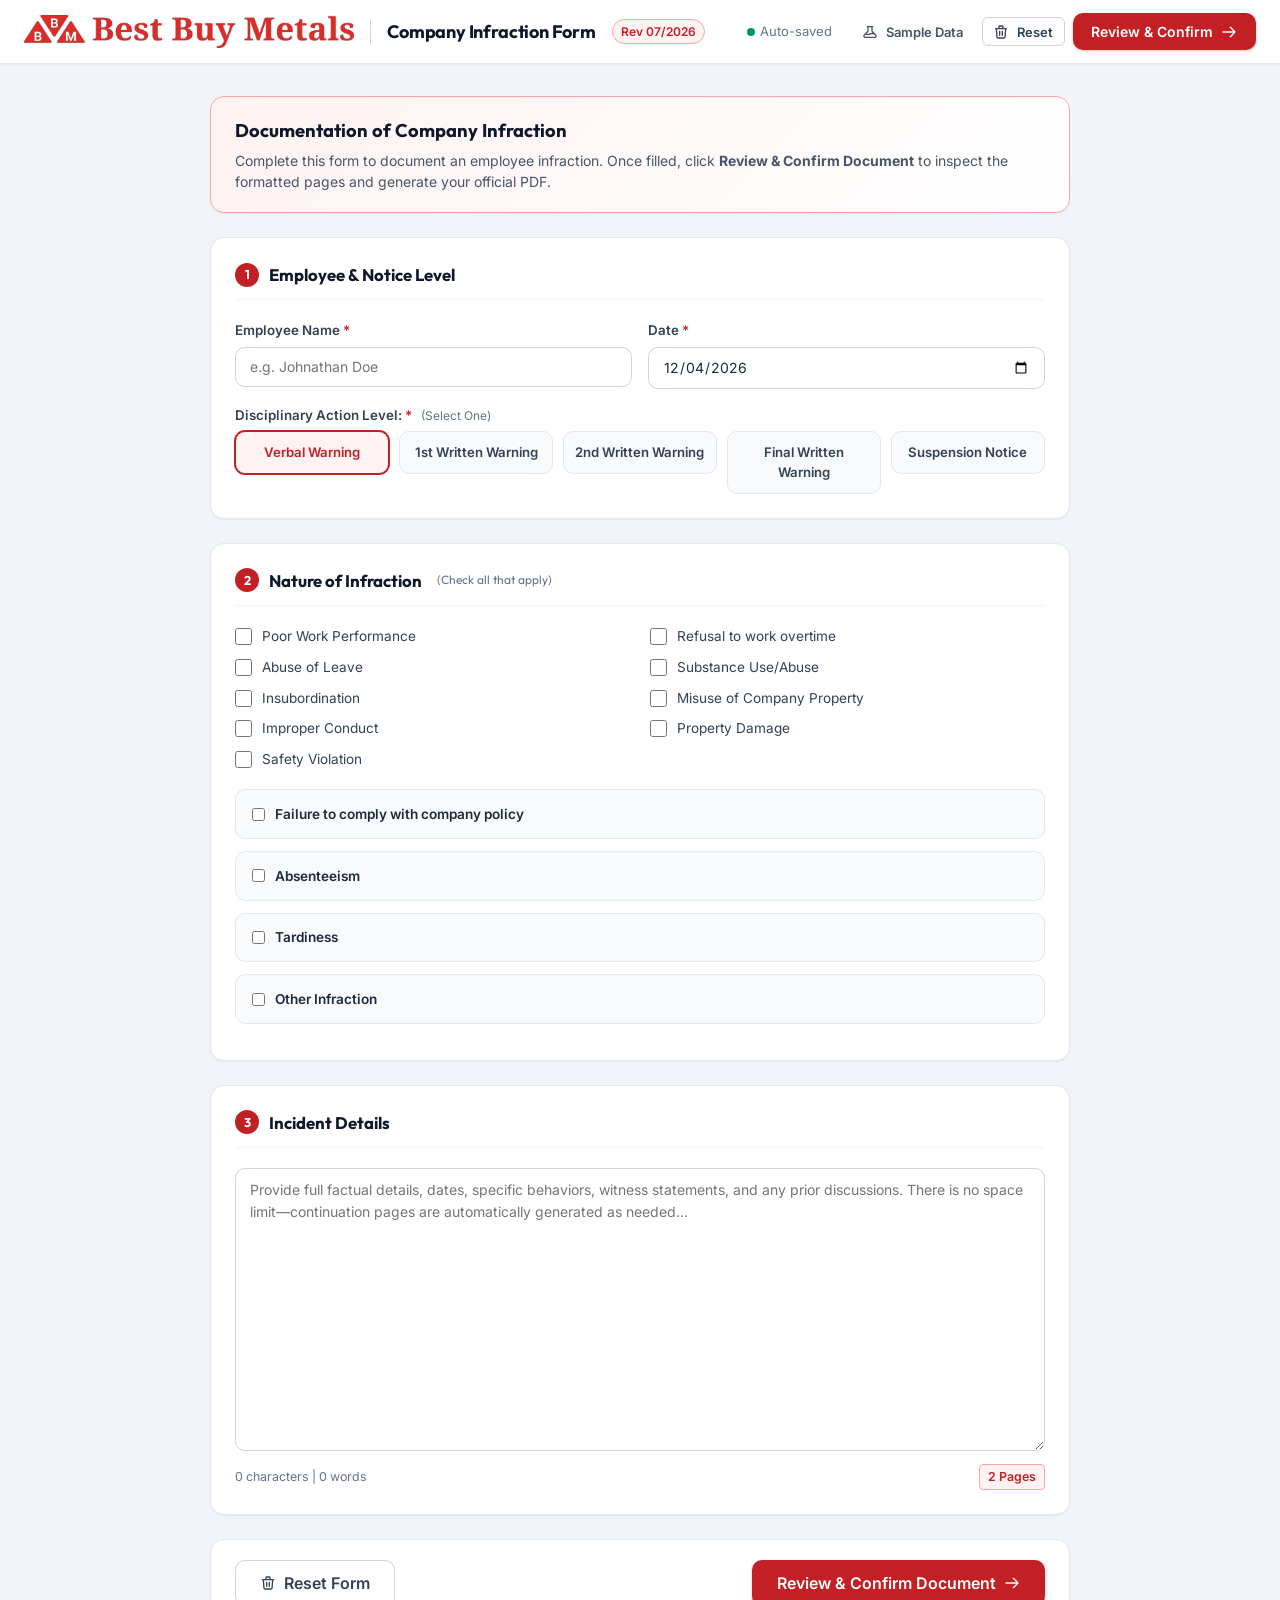
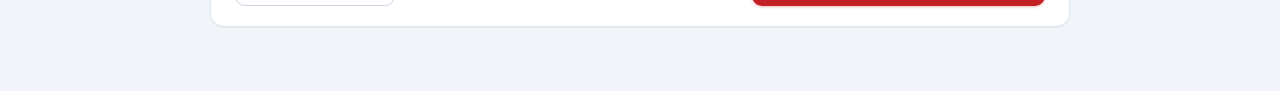
<file: index.html>
<!DOCTYPE html>
<html lang="en">
<head>
  <meta charset="UTF-8">
  <meta name="viewport" content="width=device-width, initial-scale=1.0">
  <title>Documentation of Company Infraction | Best Buy Metals</title>
  <meta name="description" content="Official Best Buy Metals Company Infraction Documentation Form with dynamic multi-page details and PDF generation.">
  <link rel="stylesheet" href="style.css">
  <link rel="icon" type="image/x-icon" href="favicon.ico">
  <link rel="icon" type="image/png" sizes="128x128" href="assets/favicon.png">
  <link rel="apple-touch-icon" href="assets/favicon.png">
</head>
<body>

  <!-- Top Application Header -->
  <header class="app-header">
    <div class="brand-section">
      <img src="assets/logo.png" alt="Best Buy Metals" class="header-logo" id="appLogo">
      <div class="header-divider"></div>
      <div class="header-title-wrap">
        <h1 id="headerTitle">Company Infraction Form</h1>
      </div>
      <span class="header-badge">Rev 07/2026</span>
    </div>

    <!-- Header Actions (Contextual based on screen) -->
    <div class="header-actions">
      <div class="save-indicator" id="saveIndicator" title="Changes auto-saved locally">
        <span class="dot"></span> <span>Auto-saved</span>
      </div>

      <!-- Actions on Form Screen -->
      <div id="formHeaderActions" style="display: flex; align-items: center; gap: 0.5rem;">
        <button type="button" class="btn btn-ghost btn-sm" id="btnSampleData" title="Load sample incident">
          <svg xmlns="http://www.w3.org/2000/svg" fill="none" viewBox="0 0 24 24" stroke="currentColor">
            <path stroke-linecap="round" stroke-linejoin="round" stroke-width="2" d="M19.428 15.428a2 2 0 00-1.022-.547l-2.387-.477a6 6 0 00-3.86.517l-.318.158a6 6 0 01-3.86.517L6.05 15.21a2 2 0 00-1.806.547M8 4h8l-1 1v5.172a2 2 0 00.586 1.414l5 5c1.26 1.26.367 3.414-1.415 3.414H4.828c-1.782 0-2.674-2.154-1.414-3.414l5-5A2 2 0 009 10.172V5L8 4z" />
          </svg>
          Sample Data
        </button>
        <button type="button" class="btn btn-secondary btn-sm" id="btnClearForm" title="Clear all fields">
          <svg xmlns="http://www.w3.org/2000/svg" fill="none" viewBox="0 0 24 24" stroke="currentColor">
            <path stroke-linecap="round" stroke-linejoin="round" stroke-width="2" d="M19 7l-.867 12.142A2 2 0 0116.138 21H7.862a2 2 0 01-1.995-1.858L5 7m5 4v6m4-6v6m1-10V4a1 1 0 00-1-1h-4a1 1 0 00-1 1v3M4 7h16" />
          </svg>
          Reset
        </button>
        <button type="button" class="btn btn-primary" id="btnGoToConfirmHeader">
          Review & Confirm
          <svg xmlns="http://www.w3.org/2000/svg" width="16" height="16" fill="none" viewBox="0 0 24 24" stroke="currentColor">
            <path stroke-linecap="round" stroke-linejoin="round" stroke-width="2" d="M14 5l7 7m0 0l-7 7m7-7H3" />
          </svg>
        </button>
      </div>

      <!-- Actions on Confirmation Screen -->
      <div id="confirmHeaderActions" style="display: none; align-items: center; gap: 0.5rem;">
        <button type="button" class="btn btn-secondary" id="btnBackToEditHeader">
          <svg xmlns="http://www.w3.org/2000/svg" width="16" height="16" fill="none" viewBox="0 0 24 24" stroke="currentColor">
            <path stroke-linecap="round" stroke-linejoin="round" stroke-width="2" d="M11 19l-7-7 7-7m8 14l-7-7 7-7" />
          </svg>
          Back to Edit
        </button>
        <button type="button" class="btn btn-secondary" id="btnPrintHeader" title="Print or Save as PDF via browser">
          <svg xmlns="http://www.w3.org/2000/svg" fill="none" viewBox="0 0 24 24" stroke="currentColor">
            <path stroke-linecap="round" stroke-linejoin="round" stroke-width="2" d="M17 17h2a2 2 0 002-2v-4a2 2 0 00-2-2H5a2 2 0 00-2 2v4a2 2 0 002 2h2m2 4h6a2 2 0 002-2v-4a2 2 0 00-2-2H9a2 2 0 00-2 2v4a2 2 0 002 2zm8-12V5a2 2 0 00-2-2H9a2 2 0 00-2 2v4h10z" />
          </svg>
          Print
        </button>
        <button type="button" class="btn btn-primary" id="btnDownloadPdfHeader" title="Download official PDF document">
          <svg xmlns="http://www.w3.org/2000/svg" fill="none" viewBox="0 0 24 24" stroke="currentColor">
            <path stroke-linecap="round" stroke-linejoin="round" stroke-width="2" d="M4 16v1a3 3 0 003 3h10a3 3 0 003-3v-1m-4-4l-4 4m0 0l-4-4m4 4V4" />
          </svg>
          Download PDF
        </button>
      </div>
    </div>
  </header>

  <!-- ====================================================================
       SCREEN 1: Form Entry Screen
       ==================================================================== -->
  <div id="screenForm" class="screen-view form-screen">
    <div class="form-screen-inner">

      <div class="panel-intro">
        <h2>
          <span>Documentation of Company Infraction</span>
        </h2>
        <p>Complete this form to document an employee infraction. Once filled, click <strong>Review & Confirm Document</strong> to inspect the formatted pages and generate your official PDF.</p>
      </div>

      <!-- STEP 1: Basic Information & Disciplinary Level -->
      <section class="form-section">
        <div class="section-header">
          <h3 class="section-title"><span class="step-num">1</span> Employee & Notice Level</h3>
        </div>

        <div class="form-row">
          <div class="form-group">
            <label class="form-label" for="inputEmployeeName">Employee Name <span class="required">*</span></label>
            <input type="text" id="inputEmployeeName" class="form-input" placeholder="e.g. Johnathan Doe" required>
          </div>
          <div class="form-group">
            <label class="form-label" for="inputNoticeDate">Date <span class="required">*</span></label>
            <input type="date" id="inputNoticeDate" class="form-input" required>
          </div>
        </div>

        <div class="form-group">
          <label class="form-label">Disciplinary Action Level: <span class="required">*</span> <span class="form-label-hint">(Select One)</span></label>
          <div class="select-pills-grid">
            <label class="pill-option">
              <input type="radio" name="disciplinaryLevel" value="Verbal Warning" checked>
              <span class="pill-label">Verbal Warning</span>
            </label>
            <label class="pill-option">
              <input type="radio" name="disciplinaryLevel" value="First Written Warning">
              <span class="pill-label">1st Written Warning</span>
            </label>
            <label class="pill-option">
              <input type="radio" name="disciplinaryLevel" value="Second Written Warning">
              <span class="pill-label">2nd Written Warning</span>
            </label>
            <label class="pill-option">
              <input type="radio" name="disciplinaryLevel" value="Final Written Warning">
              <span class="pill-label">Final Written Warning</span>
            </label>
            <label class="pill-option">
              <input type="radio" name="disciplinaryLevel" value="Suspension without pay notice" id="radioSuspension">
              <span class="pill-label">Suspension Notice</span>
            </label>
          </div>

          <!-- Conditional Suspension Information -->
          <div class="conditional-suspension-box" id="suspensionFields">
            <div class="conditional-title">
              <svg xmlns="http://www.w3.org/2000/svg" width="16" height="16" fill="currentColor" viewBox="0 0 24 24">
                <path d="M12 2C6.48 2 2 6.48 2 12s4.48 10 10 10 10-4.48 10-10S17.52 2 12 2zm1 15h-2v-2h2v2zm0-4h-2V7h2v6z"/>
              </svg>
              Suspension Details Required:
            </div>
            <div class="form-row">
              <div class="form-group">
                <label class="form-label" for="inputSuspensionDates">Employee Suspension Dates</label>
                <input type="text" id="inputSuspensionDates" class="form-input" placeholder="e.g. Sept 2 - Sept 5, 2026">
              </div>
              <div class="form-group">
                <label class="form-label" for="inputReturnDate">Employee Expected to Return to Work Date</label>
                <input type="text" id="inputReturnDate" class="form-input" placeholder="e.g. Sept 8, 2026">
              </div>
            </div>
          </div>
        </div>
      </section>

      <!-- STEP 2: Nature of Infraction -->
      <section class="form-section">
        <div class="section-header">
          <h3 class="section-title"><span class="step-num">2</span> Nature of Infraction <span class="form-label-hint">(Check all that apply)</span></h3>
        </div>

        <div class="checkbox-grid">
          <label class="checkbox-item">
            <input type="checkbox" id="chkPoorPerformance" data-target="poor-perf">
            <span>Poor Work Performance</span>
          </label>
          <label class="checkbox-item">
            <input type="checkbox" id="chkRefusalOvertime" data-target="refusal-ot">
            <span>Refusal to work overtime</span>
          </label>
          <label class="checkbox-item">
            <input type="checkbox" id="chkAbuseLeave" data-target="abuse-leave">
            <span>Abuse of Leave</span>
          </label>
          <label class="checkbox-item">
            <input type="checkbox" id="chkSubstanceAbuse" data-target="substance-abuse">
            <span>Substance Use/Abuse</span>
          </label>
          <label class="checkbox-item">
            <input type="checkbox" id="chkInsubordination" data-target="insubordination">
            <span>Insubordination</span>
          </label>
          <label class="checkbox-item">
            <input type="checkbox" id="chkMisuseProperty" data-target="misuse-property">
            <span>Misuse of Company Property</span>
          </label>
          <label class="checkbox-item">
            <input type="checkbox" id="chkImproperConduct" data-target="improper-conduct">
            <span>Improper Conduct</span>
          </label>
          <label class="checkbox-item">
            <input type="checkbox" id="chkPropertyDamage" data-target="property-damage">
            <span>Property Damage</span>
          </label>
          <label class="checkbox-item">
            <input type="checkbox" id="chkSafetyViolation" data-target="safety-violation">
            <span>Safety Violation</span>
          </label>
        </div>

        <!-- Infractions requiring specific details/dates -->
        <div class="detail-item-card" id="cardPolicy">
          <label class="detail-item-header">
            <input type="checkbox" id="chkPolicy" data-target="policy">
            <span>Failure to comply with company policy</span>
          </label>
          <div class="detail-item-subinput">
            <input type="text" id="inputPolicyName" class="form-input" placeholder="Name of Policy (e.g. Safety PPE Standards §4.2)">
          </div>
        </div>

        <div class="detail-item-card" id="cardAbsenteeism">
          <label class="detail-item-header">
            <input type="checkbox" id="chkAbsenteeism" data-target="absenteeism">
            <span>Absenteeism</span>
          </label>
          <div class="detail-item-subinput">
            <input type="text" id="inputAbsenteeismDates" class="form-input" placeholder="List all applicable dates of absenteeism (e.g. 08/12/2026, 08/19/2026)">
          </div>
        </div>

        <div class="detail-item-card" id="cardTardiness">
          <label class="detail-item-header">
            <input type="checkbox" id="chkTardiness" data-target="tardiness">
            <span>Tardiness</span>
          </label>
          <div class="detail-item-subinput">
            <input type="text" id="inputTardinessTimes" class="form-input" placeholder="List all applicable dates & tardiness times (e.g. 08/14 at 8:45 AM [+45m])">
          </div>
        </div>

        <div class="detail-item-card" id="cardOther">
          <label class="detail-item-header">
            <input type="checkbox" id="chkOther" data-target="other">
            <span>Other Infraction</span>
          </label>
          <div class="detail-item-subinput">
            <input type="text" id="inputOtherDesc" class="form-input" placeholder="Describe the infraction category">
          </div>
        </div>
      </section>

      <!-- STEP 3: Incident Details (Infinite Multi-page Expansion) -->
      <section class="form-section">
        <div class="section-header">
          <h3 class="section-title"><span class="step-num">3</span> Incident Details</h3>
        </div>

        <div class="form-group">
          <textarea id="inputDetails" class="form-textarea" rows="12" placeholder="Provide full factual details, dates, specific behaviors, witness statements, and any prior discussions. There is no space limit—continuation pages are automatically generated as needed..."></textarea>
          <div class="textarea-footer">
            <span><span id="charCount">0</span> characters | <span id="wordCount">0</span> words</span>
            <span class="page-impact-badge" id="pageImpactBadge">2 Pages</span>
          </div>
        </div>
      </section>

      <!-- Bottom Submission / Review Bar -->
      <div class="form-submit-bar">
        <button type="button" class="btn btn-secondary btn-lg" id="btnClearFormBottom">
          <svg xmlns="http://www.w3.org/2000/svg" width="18" height="18" fill="none" viewBox="0 0 24 24" stroke="currentColor">
            <path stroke-linecap="round" stroke-linejoin="round" stroke-width="2" d="M19 7l-.867 12.142A2 2 0 0116.138 21H7.862a2 2 0 01-1.995-1.858L5 7m5 4v6m4-6v6m1-10V4a1 1 0 00-1-1h-4a1 1 0 00-1 1v3M4 7h16" />
          </svg>
          Reset Form
        </button>
        <button type="button" class="btn btn-primary btn-lg" id="btnReviewForm">
          Review & Confirm Document
          <svg xmlns="http://www.w3.org/2000/svg" width="20" height="20" fill="none" viewBox="0 0 24 24" stroke="currentColor">
            <path stroke-linecap="round" stroke-linejoin="round" stroke-width="2" d="M14 5l7 7m0 0l-7 7m7-7H3" />
          </svg>
        </button>
      </div>

    </div>
  </div>

  <!-- ====================================================================
       SCREEN 2: Confirmation & Document Preview Screen
       ==================================================================== -->
  <div id="screenConfirmation" class="screen-view confirmation-screen hidden">

    <!-- Top Confirmation Status Card -->
    <div class="confirmation-header-card">
      <div class="confirmation-summary-info">
        <h2>
          <svg xmlns="http://www.w3.org/2000/svg" width="24" height="24" fill="#059669" viewBox="0 0 24 24">
            <path d="M12 2C6.48 2 2 6.48 2 12s4.48 10 10 10 10-4.48 10-10S17.52 2 12 2zm-2 15l-5-5 1.41-1.41L10 14.17l7.59-7.59L19 8l-9 9z"/>
          </svg>
          Document Ready for Review & Confirmation
        </h2>
        <p>Inspect the pages below. Verify signatures, dates, and details, then download or print.</p>
        <div class="confirmation-meta-chips">
          <span class="meta-chip" id="confirmEmpName">Employee: —</span>
          <span class="meta-chip chip-highlight" id="confirmNoticeLevel">Level: Verbal Warning</span>
          <span class="meta-chip" id="confirmDate">Date: —</span>
          <span class="meta-chip chip-highlight" id="confirmPageCount">2 Pages Generated</span>
          <span class="meta-chip" id="confirmWordIntegrity" style="color: #059669; background: #ecfdf5; border-color: #a7f3d0;">✓ 100% Content Included</span>
        </div>
      </div>

      <div class="confirmation-actions">
        <button type="button" class="btn btn-secondary" id="btnBackToEdit">
          <svg xmlns="http://www.w3.org/2000/svg" width="16" height="16" fill="none" viewBox="0 0 24 24" stroke="currentColor">
            <path stroke-linecap="round" stroke-linejoin="round" stroke-width="2" d="M11 19l-7-7 7-7m8 14l-7-7 7-7" />
          </svg>
          Back to Edit
        </button>
        <button type="button" class="btn btn-secondary" id="btnPrintConfirm">
          <svg xmlns="http://www.w3.org/2000/svg" width="16" height="16" fill="none" viewBox="0 0 24 24" stroke="currentColor">
            <path stroke-linecap="round" stroke-linejoin="round" stroke-width="2" d="M17 17h2a2 2 0 002-2v-4a2 2 0 00-2-2H5a2 2 0 00-2 2v4a2 2 0 002 2h2m2 4h6a2 2 0 002-2v-4a2 2 0 00-2-2H9a2 2 0 00-2 2v4a2 2 0 002 2zm8-12V5a2 2 0 00-2-2H9a2 2 0 00-2 2v4h10z" />
          </svg>
          Print
        </button>
        <button type="button" class="btn btn-primary" id="btnDownloadPdfConfirm">
          <svg xmlns="http://www.w3.org/2000/svg" width="16" height="16" fill="none" viewBox="0 0 24 24" stroke="currentColor">
            <path stroke-linecap="round" stroke-linejoin="round" stroke-width="2" d="M4 16v1a3 3 0 003 3h10a3 3 0 003-3v-1m-4-4l-4 4m0 0l-4-4m4 4V4" />
          </svg>
          Download PDF
        </button>
      </div>
    </div>

    <!-- Zoom & Density Toolbar -->
    <div class="preview-toolbar">
      <span>
        <svg xmlns="http://www.w3.org/2000/svg" width="16" height="16" fill="none" viewBox="0 0 24 24" stroke="currentColor">
          <path stroke-linecap="round" stroke-linejoin="round" stroke-width="2" d="M15 12a3 3 0 11-6 0 3 3 0 016 0z" />
          <path stroke-linecap="round" stroke-linejoin="round" stroke-width="2" d="M2.458 12C3.732 7.943 7.523 5 12 5c4.478 0 8.268 2.943 9.542 7-1.274 4.057-5.064 7-9.542 7-4.477 0-8.268-2.943-9.542-7z" />
        </svg>
        Document: <strong id="totalPagesBadge">2 Pages</strong>
      </span>
      <div class="zoom-controls">
        <button type="button" class="zoom-btn" id="btnZoomOut" title="Zoom Out">−</button>
        <span class="zoom-level" id="zoomLevel">80%</span>
        <button type="button" class="zoom-btn" id="btnZoomIn" title="Zoom In">+</button>
        <button type="button" class="zoom-btn" id="btnZoomFit" title="Reset Zoom" style="width: auto; padding: 0 8px; font-size: 0.75rem;">Reset</button>
      </div>
      <div class="density-selector" id="densitySelector" title="Adjust text density">
        <span class="density-label">Density:</span>
        <button type="button" class="density-btn" data-size="10pt" data-line="1.38">Compact (10pt)</button>
        <button type="button" class="density-btn" data-size="11pt" data-line="1.45">Medium (11pt)</button>
        <button type="button" class="density-btn active" data-size="12pt" data-line="1.55">Standard (12pt)</button>
      </div>
    </div>

    <!-- Real Document Pages Render Container -->
    <div class="preview-stage" id="documentRenderContainer">
      <!-- Dynamic pages rendered here -->
    </div>

    <!-- Floating Bottom Action Dock -->
    <div class="confirmation-bottom-bar" id="confirmationBottomBar">
      <button type="button" class="btn btn-secondary btn-sm" id="btnBackToEditBottom">
        <svg xmlns="http://www.w3.org/2000/svg" width="16" height="16" fill="none" viewBox="0 0 24 24" stroke="currentColor">
          <path stroke-linecap="round" stroke-linejoin="round" stroke-width="2" d="M11 19l-7-7 7-7m8 14l-7-7 7-7" />
        </svg>
        Back to Edit
      </button>
      <div class="confirmation-bottom-info">
        <span class="dot"></span>
        <span id="bottomBarDocStatus">Document Ready</span>
      </div>
      <div class="confirmation-bottom-actions">
        <button type="button" class="btn btn-secondary btn-sm" id="btnPrintBottom" title="Print document">
          <svg xmlns="http://www.w3.org/2000/svg" width="15" height="15" fill="none" viewBox="0 0 24 24" stroke="currentColor">
            <path stroke-linecap="round" stroke-linejoin="round" stroke-width="2" d="M17 17h2a2 2 0 002-2v-4a2 2 0 00-2-2H5a2 2 0 00-2 2v4a2 2 0 002 2h2m2 4h6a2 2 0 002-2v-4a2 2 0 00-2-2H9a2 2 0 00-2 2v4a2 2 0 002 2zm8-12V5a2 2 0 00-2-2H9a2 2 0 00-2 2v4h10z" />
          </svg>
          Print
        </button>
        <button type="button" class="btn btn-primary btn-sm" id="btnDownloadPdfBottom">
          <svg xmlns="http://www.w3.org/2000/svg" width="16" height="16" fill="none" viewBox="0 0 24 24" stroke="currentColor">
            <path stroke-linecap="round" stroke-linejoin="round" stroke-width="2" d="M4 16v1a3 3 0 003 3h10a3 3 0 003-3v-1m-4-4l-4 4m0 0l-4-4m4 4V4" />
          </svg>
          Download PDF
        </button>
      </div>
    </div>

  </div>

  <!-- Vendors & Logic -->
  <script src="vendor/html2pdf.bundle.min.js"></script>
  <script src="app.js"></script>
</body>
</html>
</file>
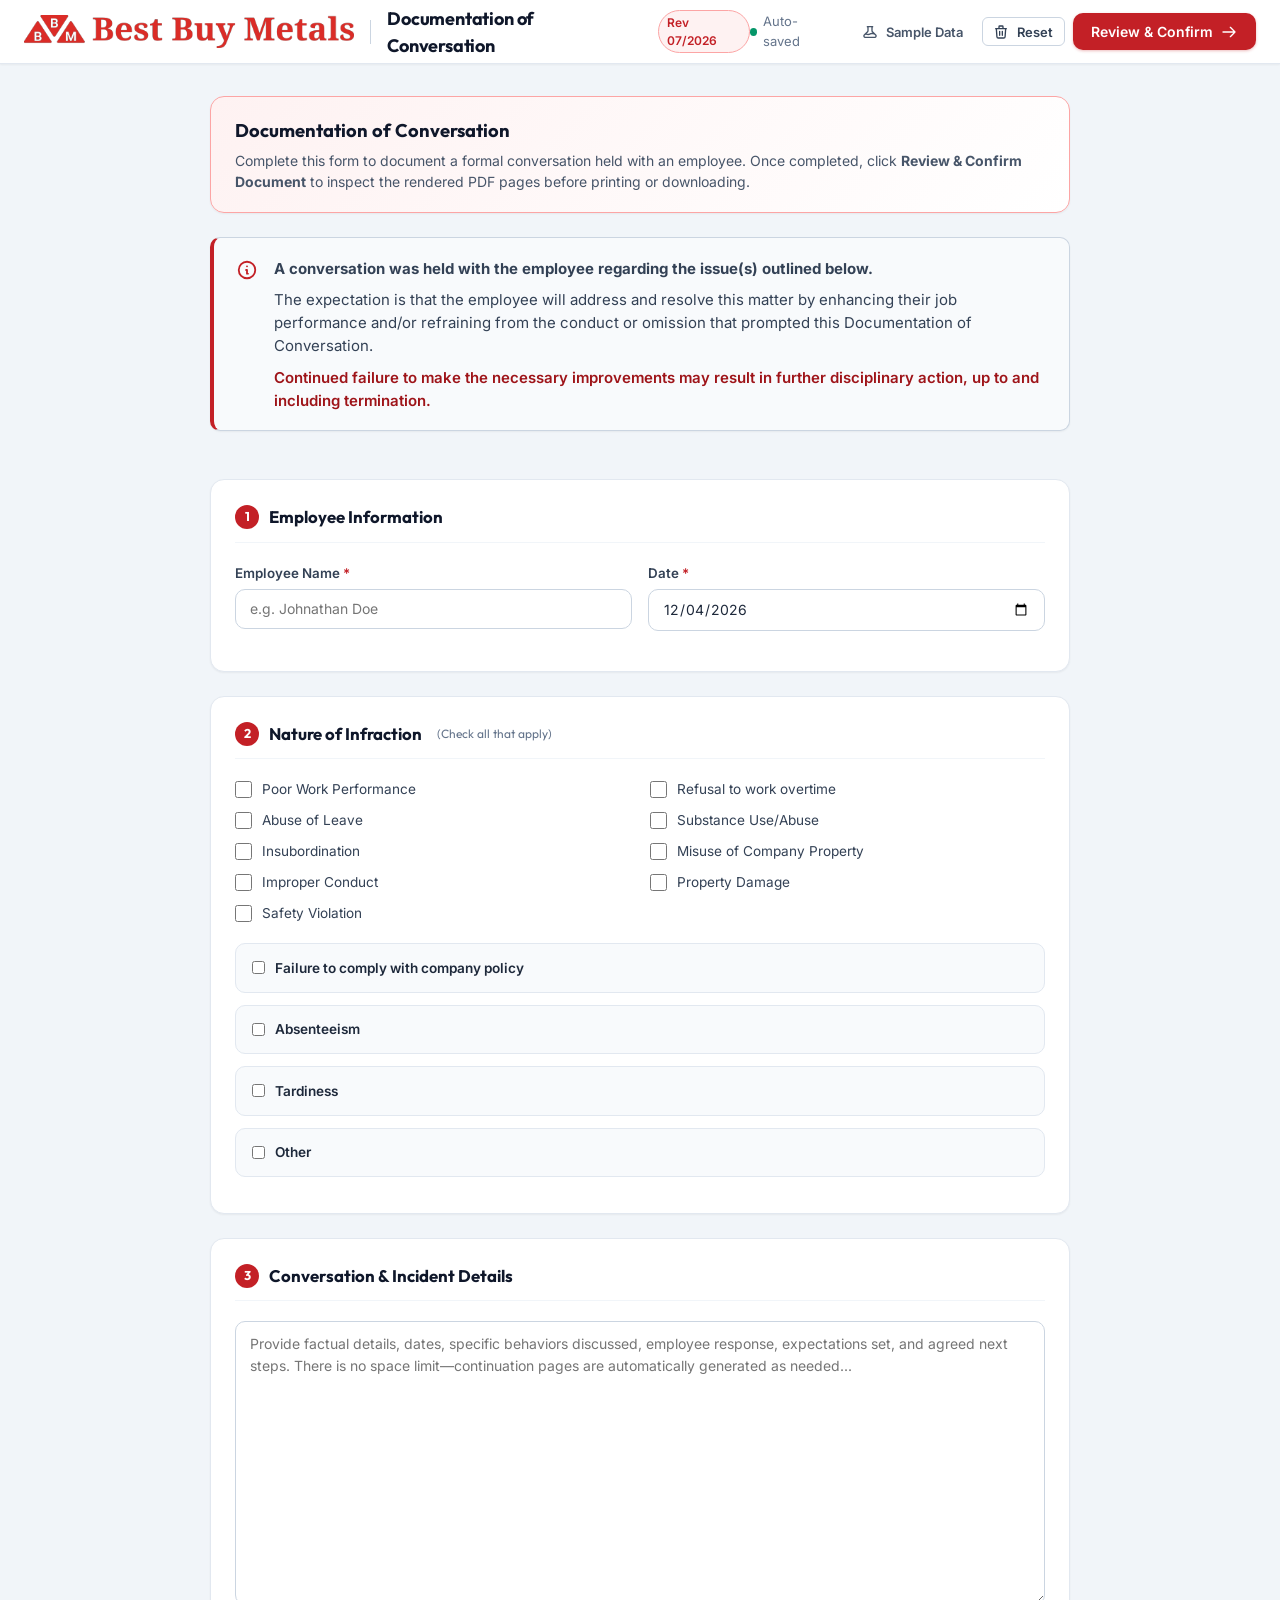
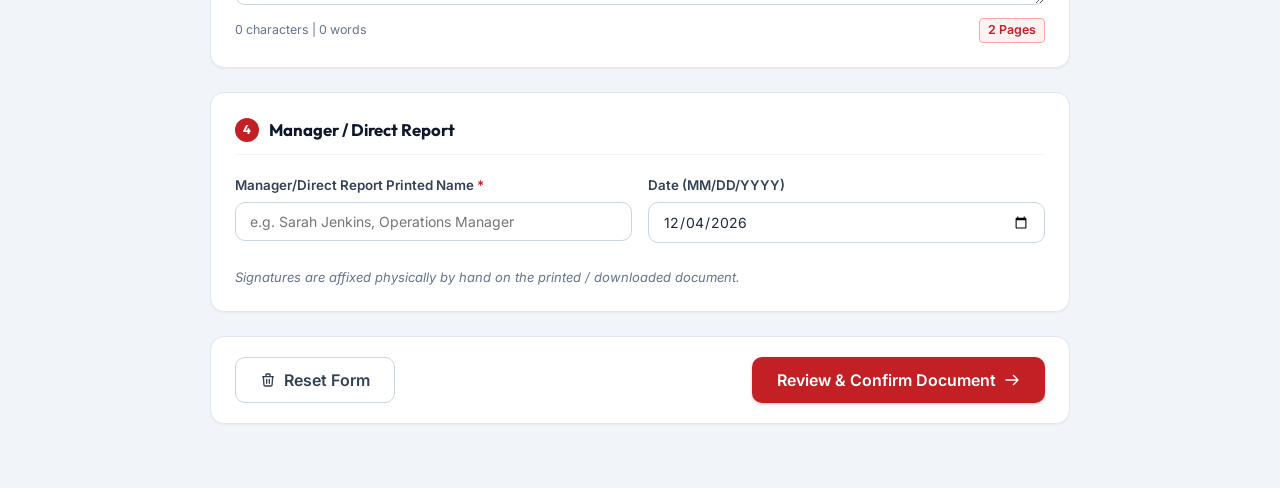
<file: conversation.html>
<!DOCTYPE html>
<html lang="en">
<head>
  <meta charset="UTF-8">
  <meta name="viewport" content="width=device-width, initial-scale=1.0">
  <title>Documentation of Conversation | Best Buy Metals</title>
  <meta name="description" content="Official Best Buy Metals Documentation of Conversation Form with dynamic multi-page details and PDF generation.">
  <link rel="stylesheet" href="style.css">
  <link rel="icon" type="image/x-icon" href="favicon.ico">
  <link rel="icon" type="image/png" sizes="128x128" href="assets/favicon.png">
  <link rel="apple-touch-icon" href="assets/favicon.png">
</head>
<body>

  <!-- Top Application Header -->
  <header class="app-header">
    <div class="brand-section">
      <img src="assets/logo.png" alt="Best Buy Metals" class="header-logo" id="appLogo">
      <div class="header-divider"></div>
      <div class="header-title-wrap">
        <h1 id="headerTitle">Documentation of Conversation</h1>
      </div>
      <span class="header-badge">Rev 07/2026</span>
    </div>

    <!-- Header Actions (Contextual based on screen) -->
    <div class="header-actions">
      <div class="save-indicator" id="saveIndicator" title="Changes auto-saved locally">
        <span class="dot"></span> <span>Auto-saved</span>
      </div>

      <!-- Actions on Form Screen -->
      <div id="formHeaderActions" style="display: flex; align-items: center; gap: 0.5rem;">
        <button type="button" class="btn btn-ghost btn-sm" id="btnSampleData" title="Load sample conversation data">
          <svg xmlns="http://www.w3.org/2000/svg" fill="none" viewBox="0 0 24 24" stroke="currentColor">
            <path stroke-linecap="round" stroke-linejoin="round" stroke-width="2" d="M19.428 15.428a2 2 0 00-1.022-.547l-2.387-.477a6 6 0 00-3.86.517l-.318.158a6 6 0 01-3.86.517L6.05 15.21a2 2 0 00-1.806.547M8 4h8l-1 1v5.172a2 2 0 00.586 1.414l5 5c1.26 1.26.367 3.414-1.415 3.414H4.828c-1.782 0-2.674-2.154-1.414-3.414l5-5A2 2 0 009 10.172V5L8 4z" />
          </svg>
          Sample Data
        </button>
        <button type="button" class="btn btn-secondary btn-sm" id="btnClearForm" title="Clear all fields">
          <svg xmlns="http://www.w3.org/2000/svg" fill="none" viewBox="0 0 24 24" stroke="currentColor">
            <path stroke-linecap="round" stroke-linejoin="round" stroke-width="2" d="M19 7l-.867 12.142A2 2 0 0116.138 21H7.862a2 2 0 01-1.995-1.858L5 7m5 4v6m4-6v6m1-10V4a1 1 0 00-1-1h-4a1 1 0 00-1 1v3M4 7h16" />
          </svg>
          Reset
        </button>
        <button type="button" class="btn btn-primary" id="btnGoToConfirmHeader">
          Review & Confirm
          <svg xmlns="http://www.w3.org/2000/svg" width="16" height="16" fill="none" viewBox="0 0 24 24" stroke="currentColor">
            <path stroke-linecap="round" stroke-linejoin="round" stroke-width="2" d="M14 5l7 7m0 0l-7 7m7-7H3" />
          </svg>
        </button>
      </div>

      <!-- Actions on Confirmation Screen -->
      <div id="confirmHeaderActions" style="display: none; align-items: center; gap: 0.5rem;">
        <button type="button" class="btn btn-secondary" id="btnBackToEditHeader">
          <svg xmlns="http://www.w3.org/2000/svg" width="16" height="16" fill="none" viewBox="0 0 24 24" stroke="currentColor">
            <path stroke-linecap="round" stroke-linejoin="round" stroke-width="2" d="M11 19l-7-7 7-7m8 14l-7-7 7-7" />
          </svg>
          Back to Edit
        </button>
        <button type="button" class="btn btn-secondary" id="btnPrintHeader" title="Print document">
          <svg xmlns="http://www.w3.org/2000/svg" fill="none" viewBox="0 0 24 24" stroke="currentColor">
            <path stroke-linecap="round" stroke-linejoin="round" stroke-width="2" d="M17 17h2a2 2 0 002-2v-4a2 2 0 00-2-2H5a2 2 0 00-2 2v4a2 2 0 002 2h2m2 4h6a2 2 0 002-2v-4a2 2 0 00-2-2H9a2 2 0 00-2 2v4a2 2 0 002 2zm8-12V5a2 2 0 00-2-2H9a2 2 0 00-2 2v4h10z" />
          </svg>
          Print
        </button>
        <button type="button" class="btn btn-primary" id="btnDownloadPdfHeader" title="Download official PDF document">
          <svg xmlns="http://www.w3.org/2000/svg" fill="none" viewBox="0 0 24 24" stroke="currentColor">
            <path stroke-linecap="round" stroke-linejoin="round" stroke-width="2" d="M4 16v1a3 3 0 003 3h10a3 3 0 003-3v-1m-4-4l-4 4m0 0l-4-4m4 4V4" />
          </svg>
          Download PDF
        </button>
      </div>
    </div>
  </header>

  <!-- ====================================================================
       SCREEN 1: Form Entry Screen
       ==================================================================== -->
  <div id="screenForm" class="screen-view form-screen">
    <div class="form-screen-inner">

      <div class="panel-intro">
        <h2>
          <span>Documentation of Conversation</span>
        </h2>
        <p>Complete this form to document a formal conversation held with an employee. Once completed, click <strong>Review & Confirm Document</strong> to inspect the rendered PDF pages before printing or downloading.</p>
      </div>

      <!-- Policy Acknowledgment Callout -->
      <div class="conversation-policy-banner">
        <div class="policy-icon">
          <svg xmlns="http://www.w3.org/2000/svg" width="22" height="22" fill="none" viewBox="0 0 24 24" stroke="currentColor">
            <path stroke-linecap="round" stroke-linejoin="round" stroke-width="2" d="M13 16h-1v-4h-1m1-4h.01M21 12a9 9 0 11-18 0 9 9 0 0118 0z" />
          </svg>
        </div>
        <div class="policy-text">
          <p><strong>A conversation was held with the employee regarding the issue(s) outlined below.</strong></p>
          <p>The expectation is that the employee will address and resolve this matter by enhancing their job performance and/or refraining from the conduct or omission that prompted this Documentation of Conversation.</p>
          <p class="policy-warning">Continued failure to make the necessary improvements may result in further disciplinary action, up to and including termination.</p>
        </div>
      </div>

      <!-- STEP 1: Basic Information -->
      <section class="form-section">
        <div class="section-header">
          <h3 class="section-title"><span class="step-num">1</span> Employee Information</h3>
        </div>

        <div class="form-row">
          <div class="form-group">
            <label class="form-label" for="inputEmployeeName">Employee Name <span class="required">*</span></label>
            <input type="text" id="inputEmployeeName" class="form-input" placeholder="e.g. Johnathan Doe" required>
          </div>
          <div class="form-group">
            <label class="form-label" for="inputNoticeDate">Date <span class="required">*</span></label>
            <input type="date" id="inputNoticeDate" class="form-input" required>
          </div>
        </div>
      </section>

      <!-- STEP 2: Nature of Infraction -->
      <section class="form-section">
        <div class="section-header">
          <h3 class="section-title"><span class="step-num">2</span> Nature of Infraction <span class="form-label-hint">(Check all that apply)</span></h3>
        </div>

        <div class="checkbox-grid">
          <label class="checkbox-item">
            <input type="checkbox" id="chkPoorPerformance" data-target="poor-perf">
            <span>Poor Work Performance</span>
          </label>
          <label class="checkbox-item">
            <input type="checkbox" id="chkRefusalOvertime" data-target="refusal-ot">
            <span>Refusal to work overtime</span>
          </label>
          <label class="checkbox-item">
            <input type="checkbox" id="chkAbuseLeave" data-target="abuse-leave">
            <span>Abuse of Leave</span>
          </label>
          <label class="checkbox-item">
            <input type="checkbox" id="chkSubstanceAbuse" data-target="substance-abuse">
            <span>Substance Use/Abuse</span>
          </label>
          <label class="checkbox-item">
            <input type="checkbox" id="chkInsubordination" data-target="insubordination">
            <span>Insubordination</span>
          </label>
          <label class="checkbox-item">
            <input type="checkbox" id="chkMisuseProperty" data-target="misuse-property">
            <span>Misuse of Company Property</span>
          </label>
          <label class="checkbox-item">
            <input type="checkbox" id="chkImproperConduct" data-target="improper-conduct">
            <span>Improper Conduct</span>
          </label>
          <label class="checkbox-item">
            <input type="checkbox" id="chkPropertyDamage" data-target="property-damage">
            <span>Property Damage</span>
          </label>
          <label class="checkbox-item">
            <input type="checkbox" id="chkSafetyViolation" data-target="safety-violation">
            <span>Safety Violation</span>
          </label>
        </div>

        <!-- Infractions requiring specific details/dates -->
        <div class="detail-item-card" id="cardPolicy">
          <label class="detail-item-header">
            <input type="checkbox" id="chkPolicy" data-target="policy">
            <span>Failure to comply with company policy</span>
          </label>
          <div class="detail-item-subinput">
            <input type="text" id="inputPolicyName" class="form-input" placeholder="Name of Policy (e.g. Safety PPE Standards §4.2)">
          </div>
        </div>

        <div class="detail-item-card" id="cardAbsenteeism">
          <label class="detail-item-header">
            <input type="checkbox" id="chkAbsenteeism" data-target="absenteeism">
            <span>Absenteeism</span>
          </label>
          <div class="detail-item-subinput">
            <input type="text" id="inputAbsenteeismDates" class="form-input" placeholder="List all applicable dates of absenteeism (e.g. 08/12/2026, 08/19/2026)">
          </div>
        </div>

        <div class="detail-item-card" id="cardTardiness">
          <label class="detail-item-header">
            <input type="checkbox" id="chkTardiness" data-target="tardiness">
            <span>Tardiness</span>
          </label>
          <div class="detail-item-subinput">
            <input type="text" id="inputTardinessTimes" class="form-input" placeholder="List all applicable dates & tardiness times (e.g. 08/14 at 8:45 AM [+45m])">
          </div>
        </div>

        <div class="detail-item-card" id="cardOther">
          <label class="detail-item-header">
            <input type="checkbox" id="chkOther" data-target="other">
            <span>Other</span>
          </label>
          <div class="detail-item-subinput">
            <input type="text" id="inputOtherDesc" class="form-input" placeholder="Describe the infraction category">
          </div>
        </div>
      </section>

      <!-- STEP 3: Incident Details (Infinite Multi-page Expansion) -->
      <section class="form-section">
        <div class="section-header">
          <h3 class="section-title"><span class="step-num">3</span> Conversation & Incident Details</h3>
        </div>

        <div class="form-group">
          <textarea id="inputDetails" class="form-textarea" rows="12" placeholder="Provide factual details, dates, specific behaviors discussed, employee response, expectations set, and agreed next steps. There is no space limit—continuation pages are automatically generated as needed..."></textarea>
          <div class="textarea-footer">
            <span><span id="charCount">0</span> characters | <span id="wordCount">0</span> words</span>
            <span class="page-impact-badge" id="pageImpactBadge">2 Pages</span>
          </div>
        </div>
      </section>

      <!-- STEP 4: Manager / Direct Report -->
      <section class="form-section">
        <div class="section-header">
          <h3 class="section-title"><span class="step-num">4</span> Manager / Direct Report</h3>
        </div>

        <div class="form-row">
          <div class="form-group">
            <label class="form-label" for="inputManagerName">Manager/Direct Report Printed Name <span class="required">*</span></label>
            <input type="text" id="inputManagerName" class="form-input" placeholder="e.g. Sarah Jenkins, Operations Manager">
          </div>
          <div class="form-group">
            <label class="form-label" for="inputManagerDate">Date (MM/DD/YYYY)</label>
            <input type="date" id="inputManagerDate" class="form-input">
          </div>
        </div>
        <p class="form-hint-note">Signatures are affixed physically by hand on the printed / downloaded document.</p>
      </section>

      <!-- Bottom Submission / Review Bar -->
      <div class="form-submit-bar">
        <button type="button" class="btn btn-secondary btn-lg" id="btnClearFormBottom">
          <svg xmlns="http://www.w3.org/2000/svg" width="18" height="18" fill="none" viewBox="0 0 24 24" stroke="currentColor">
            <path stroke-linecap="round" stroke-linejoin="round" stroke-width="2" d="M19 7l-.867 12.142A2 2 0 0116.138 21H7.862a2 2 0 01-1.995-1.858L5 7m5 4v6m4-6v6m1-10V4a1 1 0 00-1-1h-4a1 1 0 00-1 1v3M4 7h16" />
          </svg>
          Reset Form
        </button>
        <button type="button" class="btn btn-primary btn-lg" id="btnReviewForm">
          Review & Confirm Document
          <svg xmlns="http://www.w3.org/2000/svg" width="20" height="20" fill="none" viewBox="0 0 24 24" stroke="currentColor">
            <path stroke-linecap="round" stroke-linejoin="round" stroke-width="2" d="M14 5l7 7m0 0l-7 7m7-7H3" />
          </svg>
        </button>
      </div>

    </div>
  </div>

  <!-- ====================================================================
       SCREEN 2: Confirmation & Document Preview Screen
       ==================================================================== -->
  <div id="screenConfirmation" class="screen-view confirmation-screen hidden">

    <!-- Top Confirmation Status Card -->
    <div class="confirmation-header-card">
      <div class="confirmation-summary-info">
        <h2>
          <svg xmlns="http://www.w3.org/2000/svg" width="24" height="24" fill="#059669" viewBox="0 0 24 24">
            <path d="M12 2C6.48 2 2 6.48 2 12s4.48 10 10 10 10-4.48 10-10S17.52 2 12 2zm-2 15l-5-5 1.41-1.41L10 14.17l7.59-7.59L19 8l-9 9z"/>
          </svg>
          Documentation of Conversation Ready for Review
        </h2>
        <p>Inspect the pages below. Verify all infraction details and manager information, then download or print.</p>
        <div class="confirmation-meta-chips">
          <span class="meta-chip" id="confirmEmpName">Employee: —</span>
          <span class="meta-chip" id="confirmDate">Date: —</span>
          <span class="meta-chip chip-highlight" id="confirmPageCount">2 Pages Generated</span>
          <span class="meta-chip" id="confirmWordIntegrity" style="color: #059669; background: #ecfdf5; border-color: #a7f3d0;">✓ 100% Content Included</span>
        </div>
      </div>

      <div class="confirmation-actions">
        <button type="button" class="btn btn-secondary" id="btnBackToEdit">
          <svg xmlns="http://www.w3.org/2000/svg" width="16" height="16" fill="none" viewBox="0 0 24 24" stroke="currentColor">
            <path stroke-linecap="round" stroke-linejoin="round" stroke-width="2" d="M11 19l-7-7 7-7m8 14l-7-7 7-7" />
          </svg>
          Back to Edit
        </button>
        <button type="button" class="btn btn-secondary" id="btnPrintConfirm">
          <svg xmlns="http://www.w3.org/2000/svg" width="16" height="16" fill="none" viewBox="0 0 24 24" stroke="currentColor">
            <path stroke-linecap="round" stroke-linejoin="round" stroke-width="2" d="M17 17h2a2 2 0 002-2v-4a2 2 0 00-2-2H5a2 2 0 00-2 2v4a2 2 0 002 2h2m2 4h6a2 2 0 002-2v-4a2 2 0 00-2-2H9a2 2 0 00-2 2v4a2 2 0 002 2zm8-12V5a2 2 0 00-2-2H9a2 2 0 00-2 2v4h10z" />
          </svg>
          Print
        </button>
        <button type="button" class="btn btn-primary" id="btnDownloadPdfConfirm">
          <svg xmlns="http://www.w3.org/2000/svg" width="16" height="16" fill="none" viewBox="0 0 24 24" stroke="currentColor">
            <path stroke-linecap="round" stroke-linejoin="round" stroke-width="2" d="M4 16v1a3 3 0 003 3h10a3 3 0 003-3v-1m-4-4l-4 4m0 0l-4-4m4 4V4" />
          </svg>
          Download PDF
        </button>
      </div>
    </div>

    <!-- Zoom & Density Toolbar -->
    <div class="preview-toolbar">
      <span>
        <svg xmlns="http://www.w3.org/2000/svg" width="16" height="16" fill="none" viewBox="0 0 24 24" stroke="currentColor">
          <path stroke-linecap="round" stroke-linejoin="round" stroke-width="2" d="M15 12a3 3 0 11-6 0 3 3 0 016 0z" />
          <path stroke-linecap="round" stroke-linejoin="round" stroke-width="2" d="M2.458 12C3.732 7.943 7.523 5 12 5c4.478 0 8.268 2.943 9.542 7-1.274 4.057-5.064 7-9.542 7-4.477 0-8.268-2.943-9.542-7z" />
        </svg>
        Document: <strong id="totalPagesBadge">2 Pages</strong>
      </span>
      <div class="zoom-controls">
        <button type="button" class="zoom-btn" id="btnZoomOut" title="Zoom Out">−</button>
        <span class="zoom-level" id="zoomLevel">80%</span>
        <button type="button" class="zoom-btn" id="btnZoomIn" title="Zoom In">+</button>
        <button type="button" class="zoom-btn" id="btnZoomFit" title="Reset Zoom" style="width: auto; padding: 0 8px; font-size: 0.75rem;">Reset</button>
      </div>
      <div class="density-selector" id="densitySelector" title="Adjust text density">
        <span class="density-label">Density:</span>
        <button type="button" class="density-btn" data-size="10pt" data-line="1.38">Compact (10pt)</button>
        <button type="button" class="density-btn" data-size="11pt" data-line="1.45">Medium (11pt)</button>
        <button type="button" class="density-btn active" data-size="12pt" data-line="1.55">Standard (12pt)</button>
      </div>
    </div>

    <!-- Real Document Pages Render Container -->
    <div class="preview-stage" id="documentRenderContainer">
      <!-- Dynamic pages rendered here -->
    </div>

    <!-- Floating Bottom Action Dock -->
    <div class="confirmation-bottom-bar" id="confirmationBottomBar">
      <button type="button" class="btn btn-secondary btn-sm" id="btnBackToEditBottom">
        <svg xmlns="http://www.w3.org/2000/svg" width="16" height="16" fill="none" viewBox="0 0 24 24" stroke="currentColor">
          <path stroke-linecap="round" stroke-linejoin="round" stroke-width="2" d="M11 19l-7-7 7-7m8 14l-7-7 7-7" />
        </svg>
        Back to Edit
      </button>
      <div class="confirmation-bottom-info">
        <span class="dot"></span>
        <span id="bottomBarDocStatus">Document Ready</span>
      </div>
      <div class="confirmation-bottom-actions">
        <button type="button" class="btn btn-secondary btn-sm" id="btnPrintBottom" title="Print document">
          <svg xmlns="http://www.w3.org/2000/svg" width="15" height="15" fill="none" viewBox="0 0 24 24" stroke="currentColor">
            <path stroke-linecap="round" stroke-linejoin="round" stroke-width="2" d="M17 17h2a2 2 0 002-2v-4a2 2 0 00-2-2H5a2 2 0 00-2 2v4a2 2 0 002 2h2m2 4h6a2 2 0 002-2v-4a2 2 0 00-2-2H9a2 2 0 00-2 2v4a2 2 0 002 2zm8-12V5a2 2 0 00-2-2H9a2 2 0 00-2 2v4h10z" />
          </svg>
          Print
        </button>
        <button type="button" class="btn btn-primary btn-sm" id="btnDownloadPdfBottom">
          <svg xmlns="http://www.w3.org/2000/svg" width="16" height="16" fill="none" viewBox="0 0 24 24" stroke="currentColor">
            <path stroke-linecap="round" stroke-linejoin="round" stroke-width="2" d="M4 16v1a3 3 0 003 3h10a3 3 0 003-3v-1m-4-4l-4 4m0 0l-4-4m4 4V4" />
          </svg>
          Download PDF
        </button>
      </div>
    </div>

  </div>

  <!-- Vendors & Logic -->
  <script src="vendor/html2pdf.bundle.min.js"></script>
  <script src="conversation.js"></script>
</body>
</html>
</file>
<file: style.css>
/* ==========================================================================
   Best Buy Metals - Documentation of Company Infraction
   Design System & Application Styles (Two-Screen Flow)
   ========================================================================== */

@import url('https://fonts.googleapis.com/css2?family=Inter:wght@400;500;600;700;800&family=Outfit:wght@500;600;700&family=Caveat:wght@600&display=swap');

:root {
  /* Brand Identity */
  --brand-red: #c32026;
  --brand-red-dark: #9e1419;
  --brand-red-light: #fef2f2;
  --brand-red-border: #fca5a5;

  /* Neutrals & Slate */
  --slate-950: #020617;
  --slate-900: #0f172a;
  --slate-800: #1e293b;
  --slate-700: #334155;
  --slate-600: #475569;
  --slate-500: #64748b;
  --slate-400: #94a3b8;
  --slate-300: #cbd5e1;
  --slate-200: #e2e8f0;
  --slate-100: #f1f5f9;
  --slate-50: #f8fafc;
  --white: #ffffff;

  /* Accents & Status */
  --amber-500: #f59e0b;
  --amber-50: #fffbeb;
  --emerald-600: #059669;
  --emerald-50: #ecfdf5;

  /* Typography */
  --font-sans: 'Inter', -apple-system, BlinkMacSystemFont, 'Segoe UI', Roboto, sans-serif;
  --font-heading: 'Outfit', var(--font-sans);
  --font-signature: 'Caveat', cursive;
  --font-doc: -apple-system, BlinkMacSystemFont, "Segoe UI", Roboto, Helvetica, Arial, sans-serif;

  /* Paper Dimensions (Standard US Letter 8.5in x 11in) */
  --page-width: 8.5in;
  --page-height: 11in;
  --page-padding: 0.65in;

  /* Elevations */
  --shadow-sm: 0 1px 2px 0 rgba(0, 0, 0, 0.05);
  --shadow-md: 0 4px 6px -1px rgba(0, 0, 0, 0.1), 0 2px 4px -2px rgba(0, 0, 0, 0.1);
  --shadow-lg: 0 10px 15px -3px rgba(0, 0, 0, 0.1), 0 4px 6px -4px rgba(0, 0, 0, 0.1);
  --shadow-xl: 0 20px 25px -5px rgba(0, 0, 0, 0.1), 0 8px 10px -6px rgba(0, 0, 0, 0.1);
  --shadow-paper: 0 15px 35px -5px rgba(15, 23, 42, 0.25), 0 5px 15px rgba(0, 0, 0, 0.1);

  --radius-sm: 6px;
  --radius-md: 10px;
  --radius-lg: 14px;
}

/* ==========================================================================
   Base & Reset
   ========================================================================== */
*, *::before, *::after {
  box-sizing: border-box;
  margin: 0;
  padding: 0;
}

html, body {
  min-height: 100%;
  font-family: var(--font-sans);
  background-color: var(--slate-100);
  color: var(--slate-800);
  line-height: 1.5;
  -webkit-font-smoothing: antialiased;
}

/* ==========================================================================
   App Header
   ========================================================================== */
.app-header {
  height: 64px;
  background: var(--white);
  border-bottom: 1px solid var(--slate-200);
  display: flex;
  align-items: center;
  justify-content: space-between;
  padding: 0 1.5rem;
  position: sticky;
  top: 0;
  z-index: 50;
  box-shadow: var(--shadow-sm);
}

.brand-section {
  display: flex;
  align-items: center;
  gap: 1rem;
}

.header-logo {
  height: 34px;
  width: auto;
  object-fit: contain;
}

.header-divider {
  width: 1px;
  height: 24px;
  background-color: var(--slate-300);
}

.header-title-wrap h1 {
  font-family: var(--font-heading);
  font-size: 1.125rem;
  font-weight: 700;
  color: var(--slate-900);
  letter-spacing: -0.01em;
}

.header-badge {
  font-size: 0.75rem;
  font-weight: 600;
  background: var(--brand-red-light);
  color: var(--brand-red);
  padding: 0.15rem 0.5rem;
  border-radius: 9999px;
  border: 1px solid var(--brand-red-border);
}

.header-actions {
  display: flex;
  align-items: center;
  gap: 0.625rem;
}

.save-indicator {
  font-size: 0.8125rem;
  color: var(--slate-500);
  display: flex;
  align-items: center;
  gap: 0.35rem;
  margin-right: 0.5rem;
}

.save-indicator .dot {
  width: 8px;
  height: 8px;
  background-color: var(--emerald-600);
  border-radius: 50%;
  display: inline-block;
}

/* Button Component */
.btn {
  display: inline-flex;
  align-items: center;
  justify-content: center;
  gap: 0.5rem;
  font-family: var(--font-sans);
  font-size: 0.875rem;
  font-weight: 600;
  padding: 0.55rem 1.1rem;
  border-radius: var(--radius-md);
  border: 1px solid transparent;
  cursor: pointer;
  transition: all 0.15s ease-in-out;
  white-space: nowrap;
}

.btn svg {
  width: 16px;
  height: 16px;
}

.btn-primary {
  background-color: var(--brand-red);
  color: var(--white);
  box-shadow: 0 1px 3px rgba(195, 32, 38, 0.3);
}

.btn-primary:hover {
  background-color: var(--brand-red-dark);
  box-shadow: 0 2px 6px rgba(195, 32, 38, 0.4);
}

.btn-secondary {
  background-color: var(--white);
  color: var(--slate-700);
  border-color: var(--slate-300);
}

.btn-secondary:hover {
  background-color: var(--slate-50);
  border-color: var(--slate-400);
  color: var(--slate-900);
}

.btn-ghost {
  background-color: transparent;
  color: var(--slate-600);
}

.btn-ghost:hover {
  background-color: var(--slate-100);
  color: var(--slate-900);
}

.btn-sm {
  padding: 0.35rem 0.65rem;
  font-size: 0.8125rem;
  border-radius: var(--radius-sm);
}

.btn-lg {
  padding: 0.75rem 1.5rem;
  font-size: 1rem;
  border-radius: var(--radius-md);
}

/* ==========================================================================
   Screen Management (Two-Screen Flow)
   ========================================================================== */
.screen-view {
  width: 100%;
  animation: fadeIn 0.2s ease-in-out;
}

.screen-view.hidden {
  display: none !important;
}

/* ==========================================================================
   SCREEN 1: Form Entry Screen
   ========================================================================== */
.form-screen {
  background-color: var(--slate-100);
  padding: 2rem 1rem 4rem 1rem;
}

.form-screen-inner {
  max-width: 860px;
  margin: 0 auto;
  display: flex;
  flex-direction: column;
  gap: 1.5rem;
}

.panel-intro {
  background: linear-gradient(135deg, var(--brand-red-light) 0%, var(--white) 100%);
  border: 1px solid var(--brand-red-border);
  border-radius: var(--radius-lg);
  padding: 1.25rem 1.5rem;
  box-shadow: var(--shadow-sm);
}

.panel-intro h2 {
  font-family: var(--font-heading);
  font-size: 1.15rem;
  font-weight: 700;
  color: var(--slate-900);
  margin-bottom: 0.35rem;
  display: flex;
  align-items: center;
  gap: 0.5rem;
}

.panel-intro p {
  font-size: 0.875rem;
  color: var(--slate-600);
  line-height: 1.5;
}

/* Form Section Cards */
.form-section {
  background: var(--white);
  border: 1px solid var(--slate-200);
  border-radius: var(--radius-lg);
  padding: 1.5rem;
  box-shadow: var(--shadow-sm);
  transition: border-color 0.15s ease;
}

.form-section:focus-within {
  border-color: var(--slate-400);
}

.section-header {
  display: flex;
  align-items: center;
  justify-content: space-between;
  margin-bottom: 1.25rem;
  padding-bottom: 0.75rem;
  border-bottom: 1px solid var(--slate-100);
}

.section-title {
  font-family: var(--font-heading);
  font-size: 1.05rem;
  font-weight: 700;
  color: var(--slate-900);
  display: flex;
  align-items: center;
  gap: 0.6rem;
}

.section-title .step-num {
  width: 24px;
  height: 24px;
  background-color: var(--brand-red);
  color: var(--white);
  font-size: 0.8rem;
  font-weight: 700;
  border-radius: 50%;
  display: inline-flex;
  align-items: center;
  justify-content: center;
}

/* Form Controls & Inputs */
.form-group {
  margin-bottom: 1.15rem;
}

.form-group:last-child {
  margin-bottom: 0;
}

.form-row {
  display: grid;
  grid-template-columns: 1fr 1fr;
  gap: 1rem;
}

.form-label {
  display: block;
  font-size: 0.835rem;
  font-weight: 600;
  color: var(--slate-700);
  margin-bottom: 0.4rem;
}

.form-label .required {
  color: var(--brand-red);
}

.form-label-hint {
  font-weight: 400;
  font-size: 0.75rem;
  color: var(--slate-500);
  margin-left: 0.35rem;
}

.form-input,
.form-select,
.form-textarea {
  width: 100%;
  padding: 0.65rem 0.85rem;
  font-family: var(--font-sans);
  font-size: 0.875rem;
  color: var(--slate-800);
  background-color: var(--white);
  border: 1px solid var(--slate-300);
  border-radius: var(--radius-md);
  transition: all 0.15s ease;
  outline: none;
}

.form-input:focus,
.form-select:focus,
.form-textarea:focus {
  border-color: var(--brand-red);
  box-shadow: 0 0 0 3px rgba(195, 32, 38, 0.15);
}

.form-textarea {
  resize: vertical;
  min-height: 180px;
  line-height: 1.55;
}

/* Disciplinary Level Pills */
.select-pills-grid {
  display: grid;
  grid-template-columns: repeat(auto-fit, minmax(150px, 1fr));
  gap: 0.6rem;
  margin-top: 0.4rem;
}

.pill-option {
  position: relative;
}

.pill-option input[type="radio"] {
  position: absolute;
  opacity: 0;
  pointer-events: none;
}

.pill-label {
  display: flex;
  align-items: center;
  justify-content: center;
  text-align: center;
  font-size: 0.825rem;
  font-weight: 600;
  padding: 0.65rem 0.6rem;
  background: var(--slate-50);
  border: 1px solid var(--slate-200);
  border-radius: var(--radius-md);
  color: var(--slate-700);
  cursor: pointer;
  transition: all 0.15s ease;
}

.pill-label:hover {
  background: var(--slate-100);
  border-color: var(--slate-300);
}

.pill-option input[type="radio"]:checked + .pill-label {
  background: var(--brand-red-light);
  border-color: var(--brand-red);
  color: var(--brand-red);
  box-shadow: 0 0 0 1px var(--brand-red);
}

/* Conditional Suspension Box */
.conditional-suspension-box {
  background: var(--amber-50);
  border: 1px solid var(--amber-500);
  border-radius: var(--radius-md);
  padding: 1rem 1.15rem;
  margin-top: 1rem;
  display: none;
  animation: fadeIn 0.2s ease;
}

.conditional-suspension-box.visible {
  display: block;
}

.conditional-title {
  font-size: 0.835rem;
  font-weight: 700;
  color: #92400e;
  margin-bottom: 0.75rem;
  display: flex;
  align-items: center;
  gap: 0.4rem;
}

/* Checkbox Grid */
.checkbox-grid {
  display: grid;
  grid-template-columns: 1fr 1fr;
  gap: 0.65rem 1.25rem;
  margin-bottom: 1.25rem;
}

.checkbox-item {
  display: flex;
  align-items: flex-start;
  gap: 0.6rem;
  font-size: 0.85rem;
  color: var(--slate-700);
  cursor: pointer;
  user-select: none;
}

.checkbox-item input[type="checkbox"] {
  width: 17px;
  height: 17px;
  margin-top: 2px;
  accent-color: var(--brand-red);
  cursor: pointer;
}

/* Detail write-in cards */
.detail-item-card {
  background: var(--slate-50);
  border: 1px solid var(--slate-200);
  border-radius: var(--radius-md);
  padding: 0.85rem 1rem;
  margin-bottom: 0.75rem;
  transition: all 0.15s ease;
}

.detail-item-card.active {
  background: var(--white);
  border-color: var(--brand-red);
  box-shadow: 0 0 0 1px var(--brand-red);
}

.detail-item-header {
  display: flex;
  align-items: center;
  gap: 0.6rem;
  font-size: 0.85rem;
  font-weight: 600;
  color: var(--slate-800);
  cursor: pointer;
}

.detail-item-subinput {
  margin-top: 0.65rem;
  display: none;
}

.detail-item-card.active .detail-item-subinput {
  display: block;
}

.textarea-footer {
  display: flex;
  align-items: center;
  justify-content: space-between;
  margin-top: 0.45rem;
  font-size: 0.775rem;
  color: var(--slate-500);
}

.page-impact-badge {
  font-weight: 600;
  color: var(--brand-red);
  background: var(--brand-red-light);
  padding: 0.15rem 0.5rem;
  border-radius: 4px;
  border: 1px solid var(--brand-red-border);
}

/* Bottom Submit Bar */
.form-submit-bar {
  display: flex;
  align-items: center;
  justify-content: space-between;
  padding: 1.25rem 1.5rem;
  background: var(--white);
  border: 1px solid var(--slate-200);
  border-radius: var(--radius-lg);
  box-shadow: var(--shadow-sm);
}

/* ==========================================================================
   SCREEN 2: Confirmation & Document Preview Screen
   ========================================================================== */
.confirmation-screen {
  background: #334155;
  min-height: calc(100vh - 64px);
  padding: 2rem 1rem 6.5rem 1rem;
  display: flex;
  flex-direction: column;
  align-items: center;
  gap: 1.75rem;
}

.confirmation-header-card {
  max-width: 900px;
  width: 100%;
  background: var(--white);
  border-radius: var(--radius-lg);
  padding: 1.25rem 1.75rem;
  box-shadow: var(--shadow-lg);
  display: flex;
  align-items: center;
  justify-content: space-between;
  gap: 1.25rem;
  flex-wrap: wrap;
}

.confirmation-summary-info h2 {
  font-family: var(--font-heading);
  font-size: 1.15rem;
  font-weight: 700;
  color: var(--slate-900);
  display: flex;
  align-items: center;
  gap: 0.5rem;
}

.confirmation-summary-info p {
  font-size: 0.85rem;
  color: var(--slate-600);
  margin-top: 0.2rem;
}

.confirmation-meta-chips {
  display: flex;
  align-items: center;
  gap: 0.5rem;
  flex-wrap: wrap;
  margin-top: 0.5rem;
}

.meta-chip {
  font-size: 0.775rem;
  font-weight: 600;
  padding: 0.25rem 0.65rem;
  border-radius: 9999px;
  background: var(--slate-100);
  color: var(--slate-700);
  border: 1px solid var(--slate-200);
}

.meta-chip.chip-highlight {
  background: var(--brand-red-light);
  color: var(--brand-red);
  border-color: var(--brand-red-border);
}

.confirmation-actions {
  display: flex;
  align-items: center;
  gap: 0.75rem;
}

.preview-toolbar {
  position: sticky;
  top: 76px;
  background: rgba(15, 23, 42, 0.9);
  backdrop-filter: blur(8px);
  border-radius: 9999px;
  padding: 0.45rem 1.25rem;
  display: flex;
  align-items: center;
  gap: 1.25rem;
  z-index: 20;
  box-shadow: var(--shadow-md);
  color: var(--white);
  font-size: 0.8125rem;
  font-weight: 500;
}

.preview-toolbar span {
  display: flex;
  align-items: center;
  gap: 0.4rem;
}

.zoom-controls {
  display: flex;
  align-items: center;
  gap: 0.35rem;
}

.zoom-btn {
  background: rgba(255, 255, 255, 0.15);
  color: var(--white);
  border: none;
  border-radius: 4px;
  width: 26px;
  height: 26px;
  font-size: 0.875rem;
  display: flex;
  align-items: center;
  justify-content: center;
  cursor: pointer;
  transition: background 0.15s;
}

.zoom-btn:hover {
  background: rgba(255, 255, 255, 0.25);
}

.zoom-level {
  font-size: 0.775rem;
  min-width: 44px;
  text-align: center;
}

.density-selector {
  display: flex;
  align-items: center;
  gap: 0.25rem;
  background: rgba(255, 255, 255, 0.15);
  padding: 0.15rem 0.35rem;
  border-radius: 4px;
  margin-left: 0.5rem;
}

.density-label {
  font-size: 0.725rem;
  color: var(--slate-300);
  margin-right: 0.2rem;
}

.density-btn {
  background: transparent;
  color: var(--white);
  border: none;
  border-radius: 3px;
  font-size: 0.725rem;
  font-weight: 600;
  padding: 0.15rem 0.45rem;
  cursor: pointer;
  transition: all 0.15s;
}

.density-btn:hover {
  background: rgba(255, 255, 255, 0.2);
}

.density-btn.active {
  background: var(--white);
  color: var(--slate-900);
}

.preview-stage {
  display: flex;
  flex-direction: column;
  align-items: center;
  gap: 2.25rem;
  transform-origin: top center;
  transition: transform 0.15s ease-out;
}

.confirmation-bottom-bar {
  position: fixed;
  bottom: 1.25rem;
  left: 50%;
  transform: translateX(-50%);
  width: calc(100% - 2.5rem);
  max-width: 900px;
  display: flex;
  align-items: center;
  justify-content: space-between;
  padding: 0.75rem 1.5rem;
  background: rgba(15, 23, 42, 0.94);
  backdrop-filter: blur(16px);
  -webkit-backdrop-filter: blur(16px);
  border: 1px solid rgba(255, 255, 255, 0.18);
  border-radius: 9999px;
  box-shadow: 0 16px 36px -6px rgba(0, 0, 0, 0.6), 0 0 0 1px rgba(255, 255, 255, 0.1);
  z-index: 1000;
  transition: all 0.2s ease;
}

.confirmation-bottom-info {
  display: flex;
  align-items: center;
  gap: 0.5rem;
  color: var(--slate-300);
  font-size: 0.8125rem;
  font-weight: 500;
}

.confirmation-bottom-info .dot {
  width: 6px;
  height: 6px;
  border-radius: 50%;
  background: #10b981;
}

.confirmation-bottom-actions {
  display: flex;
  align-items: center;
  gap: 0.6rem;
}

/* ==========================================================================
   Authentic Document Paper Styling (US Letter 8.5 x 11 in)
   ========================================================================== */
.pdf-page {
  width: var(--page-width);
  min-height: var(--page-height);
  max-height: var(--page-height);
  height: var(--page-height);
  padding: var(--page-padding);
  background: var(--white);
  box-shadow: var(--shadow-paper);
  position: relative;
  display: flex;
  flex-direction: column;
  justify-content: space-between;
  font-family: var(--font-doc);
  color: #111827;
  font-size: 10.5pt;
  line-height: 1.35;
  box-sizing: border-box;
  overflow: hidden;
}

/* Page Header */
.doc-header {
  display: flex;
  align-items: center;
  justify-content: space-between;
  margin-bottom: 0.35in;
  padding-bottom: 0.08in;
}

.doc-header img,
.doc-logo-img,
.doc-logo {
  height: 0.42in !important;
  max-height: 0.42in !important;
  max-width: 2.8in !important;
  width: auto !important;
  object-fit: contain !important;
  display: block !important;
}

.doc-title {
  font-family: var(--font-doc);
  font-size: 13pt;
  font-weight: 800;
  letter-spacing: 0.04em;
  text-transform: uppercase;
  color: #000000;
  text-align: right;
}

/* Page 1 Specific Document Layout */
.doc-field-line {
  display: flex;
  align-items: baseline;
  margin-bottom: 0.2in;
  font-size: 10.5pt;
}

.doc-field-label {
  font-weight: 700;
  color: #111;
  white-space: nowrap;
}

.doc-field-fill {
  border-bottom: 1px solid #111;
  padding: 0 0.4rem;
  font-weight: 500;
  color: #1e3a8a;
  min-height: 1.2em;
  overflow: hidden;
  text-overflow: ellipsis;
  white-space: nowrap;
}

.doc-notice-text {
  font-size: 9.5pt;
  line-height: 1.36;
  color: #1f2937;
  margin-bottom: 0.2in;
}

.doc-notice-text p {
  margin-bottom: 0.08in;
}

.doc-notice-text p:last-child {
  margin-bottom: 0;
}

.doc-notice-highlight {
  font-weight: 800;
  background-color: #fef08a;
  padding: 0 2px;
}

.doc-disciplinary-block {
  margin-bottom: 0.18in;
}

.doc-disciplinary-line {
  display: flex;
  align-items: baseline;
  gap: 0.5rem;
  margin-bottom: 0.08in;
}

.doc-disciplinary-value {
  font-weight: 700;
  color: #b91c1c;
  border-bottom: 1px solid #111;
  padding: 0 0.5rem;
  flex: 1;
  min-height: 1.2em;
}

.doc-suspension-box {
  padding-left: 0.15in;
  margin-top: 0.06in;
  font-size: 9.5pt;
}

.doc-suspension-box .doc-field-line {
  margin-bottom: 0.08in;
}

/* Nature of Infraction Checkboxes on Page 1 */
.doc-nature-heading {
  font-weight: 700;
  font-size: 10.5pt;
  margin-bottom: 0.1in;
}

.doc-nature-heading span {
  font-weight: 400;
  font-style: italic;
  font-size: 9.5pt;
}

.doc-checkbox-grid {
  display: grid;
  grid-template-columns: 1fr 1fr;
  gap: 0.1in 0.4in;
  margin-bottom: 0.14in;
}

.doc-checkbox-row {
  display: flex;
  align-items: center;
  gap: 0.35rem;
  font-size: 9.5pt;
}

.doc-box {
  width: 14px;
  height: 14px;
  border: 1.5px solid #111;
  display: inline-flex;
  align-items: center;
  justify-content: center;
  font-size: 11px;
  font-weight: 800;
  line-height: 1;
  flex-shrink: 0;
}

.doc-box.checked::after {
  content: '✓';
  color: #000;
  font-size: 12px;
  font-weight: 900;
}

/* Detailed Lines on Page 1 */
.doc-detail-entry {
  margin-bottom: 0.12in;
}

.doc-detail-entry-header {
  display: flex;
  align-items: center;
  gap: 0.35rem;
  font-size: 9.5pt;
  margin-bottom: 0.03in;
}

.doc-detail-entry-header .helper-text {
  font-style: italic;
  font-size: 8.5pt;
  color: #4b5563;
}

.doc-writein-line {
  border-bottom: 1px solid #111;
  min-height: 0.22in;
  font-size: 9.5pt;
  color: #1e3a8a;
  padding: 2px 4px;
  word-break: break-word;
}

/* Details Section (Page 2 & Continuations) */
.doc-details-container {
  flex: 1;
  display: flex;
  flex-direction: column;
}

.doc-details-title {
  font-weight: 700;
  font-size: 11pt;
  margin-bottom: 0.12in;
}

.doc-details-body {
  font-size: var(--details-font-size, 12pt);
  line-height: var(--details-line-height, 1.55);
  color: #111;
  white-space: pre-wrap;
  word-break: break-word;
  flex: 1;
}

/* Signature Block */
.doc-signatures-block {
  margin-top: 0.3in;
  padding-top: 0.1in;
}

.doc-signature-row {
  display: grid;
  grid-template-columns: 2.8fr 1.2fr;
  gap: 0.4in;
  align-items: flex-end;
  margin-bottom: 0.25in;
}

.doc-sig-col {
  display: flex;
  flex-direction: column;
}

.doc-sig-image-area {
  min-height: 42px;
  display: flex;
  align-items: flex-end;
  padding-bottom: 2px;
}

.doc-sig-image {
  max-height: 40px;
  max-width: 100%;
  object-fit: contain;
}

.doc-sig-typed {
  font-family: var(--font-signature);
  font-size: 1.8rem;
  color: #1e3a8a;
  line-height: 1;
}

.doc-sig-underline {
  border-bottom: 1px solid #111;
  width: 100%;
}

.doc-sig-label {
  font-size: 9pt;
  font-style: italic;
  color: #111;
  margin-top: 0.04in;
}

/* Footer */
.doc-footer {
  display: flex;
  align-items: center;
  justify-content: space-between;
  font-size: 9pt;
  color: #111;
  padding-top: 0.1in;
  margin-top: auto;
}

.doc-rev {
  font-weight: 400;
}

.doc-page-count {
  font-weight: 700;
}

/* Animations */
@keyframes fadeIn {
  from { opacity: 0; transform: translateY(6px); }
  to { opacity: 1; transform: translateY(0); }
}

/* ==========================================================================
   Print Stylesheet (@media print)
   Standard Letter Paper: 8.5in x 11in, 0 margin browser print
   ========================================================================== */
@media print {
  @page {
    size: letter portrait;
    margin: 0;
  }

  html, body {
    margin: 0 !important;
    padding: 0 !important;
    background: transparent !important;
    width: 8.5in !important;
    height: auto !important;
    -webkit-print-color-adjust: exact !important;
    print-color-adjust: exact !important;
  }

  /* Hide interactive web UI */
  .app-header,
  .form-screen,
  .confirmation-header-card,
  .preview-toolbar,
  .confirmation-bottom-bar {
    display: none !important;
  }

  .screen-view.hidden {
    display: block !important;
  }

  .confirmation-screen {
    background: transparent !important;
    padding: 0 !important;
    overflow: visible !important;
    display: block !important;
  }

  .preview-stage {
    display: block !important;
    gap: 0 !important;
    row-gap: 0 !important;
    transform: none !important;
    margin: 0 !important;
    padding: 0 !important;
  }

  .pdf-page {
    width: 8.5in !important;
    height: 10.98in !important;
    min-height: 10.98in !important;
    max-height: 10.98in !important;
    box-shadow: none !important;
    border: none !important;
    margin: 0 auto !important;
    page-break-before: auto !important;
    page-break-after: always !important;
    break-after: page !important;
    page-break-inside: avoid !important;
    break-inside: avoid !important;
    box-sizing: border-box !important;
    overflow: hidden !important;
  }

  .pdf-page:last-child {
    page-break-after: auto !important;
    break-after: auto !important;
  }
}

/* Responsive */
@media (max-width: 768px) {
  .form-row {
    grid-template-columns: 1fr;
  }

  .checkbox-grid {
    grid-template-columns: 1fr;
  }

  .confirmation-header-card {
    flex-direction: column;
    align-items: flex-start;
  }

  .confirmation-actions {
    width: 100%;
    justify-content: flex-end;
  }
}

/* ==========================================================================
   Multi-Form Navigation & Conversation Form Extensions
   ========================================================================== */
.form-nav-tabs {
  display: flex;
  align-items: center;
  gap: 0.35rem;
  background: var(--slate-100);
  padding: 0.25rem;
  border-radius: var(--radius-md);
  margin-left: 0.75rem;
  border: 1px solid var(--slate-200);
}

.nav-tab {
  font-size: 0.8125rem;
  font-weight: 600;
  color: var(--slate-600);
  text-decoration: none;
  padding: 0.3rem 0.75rem;
  border-radius: calc(var(--radius-md) - 2px);
  transition: all 0.15s ease;
}

.nav-tab:hover {
  color: var(--slate-900);
  background: rgba(255, 255, 255, 0.6);
}

.nav-tab.active {
  background: var(--white);
  color: var(--brand-red);
  box-shadow: 0 1px 3px rgba(0, 0, 0, 0.08);
}

.conversation-policy-banner {
  display: flex;
  align-items: flex-start;
  gap: 1rem;
  background: var(--slate-50);
  border: 1px solid var(--slate-300);
  border-left: 4px solid var(--brand-red);
  padding: 1.15rem 1.35rem;
  border-radius: var(--radius-md);
  margin-bottom: 1.5rem;
  box-shadow: var(--shadow-sm);
}

.conversation-policy-banner .policy-icon {
  color: var(--brand-red);
  flex-shrink: 0;
  margin-top: 2px;
}

.conversation-policy-banner .policy-text p {
  font-size: 0.9375rem;
  color: var(--slate-700);
  line-height: 1.55;
  margin-bottom: 0.5rem;
}

.conversation-policy-banner .policy-text p:last-child {
  margin-bottom: 0;
}

.conversation-policy-banner .policy-warning {
  color: var(--brand-red-dark) !important;
  font-weight: 600;
}

.form-hint-note {
  font-size: 0.8125rem;
  color: var(--slate-500);
  font-style: italic;
  margin-top: 0.5rem;
}
</file>
